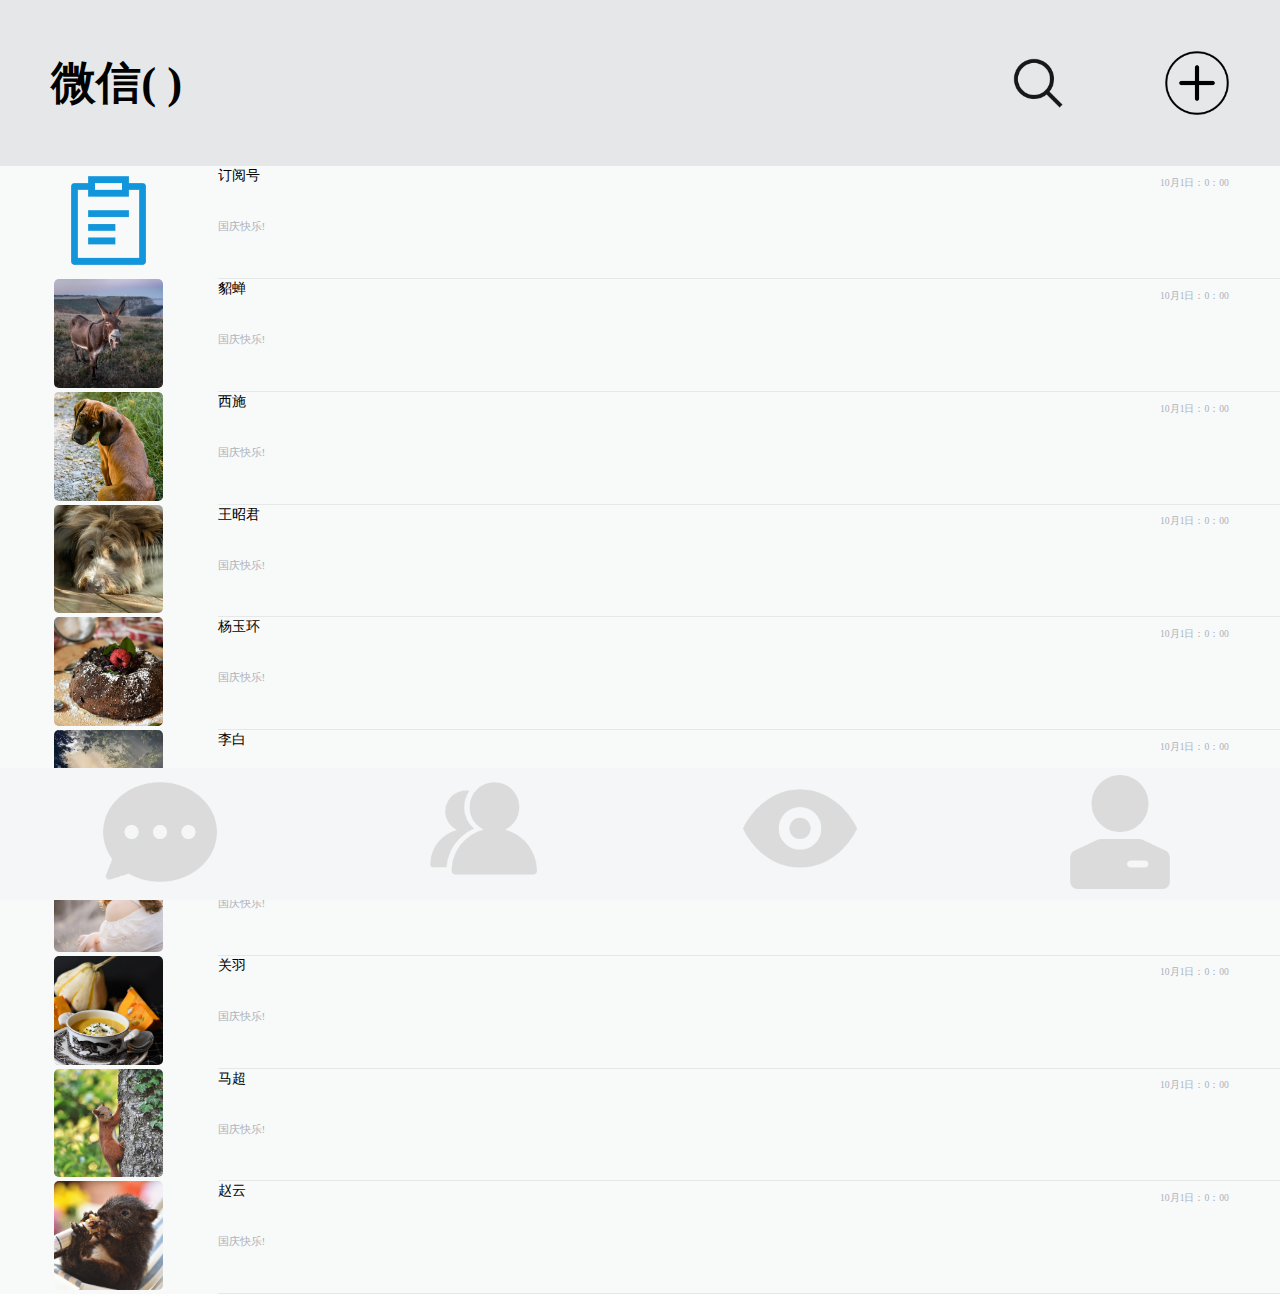
<file: project/src/html/index.html>
<!DOCTYPE html>
<html>
<head>
	<link rel="stylesheet" type="text/css" href="../css/index.css">
	<meta name="viewport" content="width=device-width,initial-scale=1" />
	<title>聊天列表页</title>
</head>
<body>
	<div id="header">
		  <p id="name">微信( )</p>
  	  <img id="se" src="../img/search.png">
  	  <img id="mo" src="../img/more.png">
  </div>
  <div id="container">
  	<div class="tablerow">
  		<div class="cell1">
  			<img src="../img/d1.png">
  		</div>
  		<div class="cell2">
  		  <p class="who">订阅号</p>
  		  <p class="time">10月1日：0：00</p>
        <p class="message">国庆快乐!</p>
  		</div>
  	</div>
  	<div class="tablerow">
      <div class="cell1">
      	<img src="../img/a1.jpg">
      </div>
      <div class="cell2">
      	<p class="who">貂蝉</p>
      	<p class="time">10月1日：0：00</p>
        <p class="message">国庆快乐!</p>
      </div>
  	</div>
  	<div class="tablerow">
      <div class="cell1">
      	<img src="../img/a2.jpg">
      </div>
      <div class="cell2">
      	<p class="who">西施</p>
  		  <p class="time">10月1日：0：00</p>
        <p class="message">国庆快乐!</p>
      </div>
  	</div>
  	<div class="tablerow">
      <div class="cell1">
      	<img src="../img/a3.jpg">
      </div>
      <div class="cell2">
      	<p class="who">王昭君</p>
  		  <p class="time">10月1日：0：00</p>
        <p class="message">国庆快乐!</p>
      </div>
  	</div>
  	<div class="tablerow">
      <div class="cell1">
      	<img src="../img/a4.jpg">
      </div>
      <div class="cell2">
      	<p class="who">杨玉环</p>
  		  <p class="time">10月1日：0：00</p>
        <p class="message">国庆快乐!</p>
      </div>
  	</div>
  	<div class="tablerow">
      <div class="cell1">
      	<img src="../img/a5.jpg">
      </div>
      <div class="cell2">
      	<p class="who">李白</p>
  		  <p class="time">10月1日：0：00</p>
        <p class="message">国庆快乐!</p>
      </div>
  	</div>
  	<div class="tablerow">
      <div class="cell1">
      	<img src="../img/a6.jpg">
      </div>
      <div class="cell2">
      	<p class="who">兰陵王</p>
  		  <p class="time">10月1日：0：00</p>
        <p class="message">国庆快乐!</p>
      </div>
  	</div>
  	<div class="tablerow">
      <div class="cell1">
      	<img src="../img/a7.jpg">
      </div>
      <div class="cell2">
      	<p class="who">关羽</p>
  		  <p class="time">10月1日：0：00</p>
        <p class="message">国庆快乐!</p>
      </div>
  	</div>
  	<div class="tablerow">
      <div class="cell1">
      	<img src="../img/a8.jpg">
      </div>
      <div class="cell2">
      	<p class="who">马超</p>
  		  <p class="time">10月1日：0：00</p>
        <p class="message">国庆快乐!</p>
      </div>
  	</div>
  	<div class="tablerow">
      <div class="cell1">
      	<img src="../img/a9.jpg">
      </div>
      <div class="cell2">
      	<p class="who">赵云</p>
  		  <p class="time">10月1日：0：00</p>
        <p class="message">国庆快乐!</p>
      </div>
  	</div>  	  	  	  	  	  	  	
  </div>
  <div id="footer">
  	<div class="ftable">
  		<div class="ftablerow">
  			<div class="ftablecell">
  				<img src="..\img\chat.png">
  			</div>
  			<div class="ftablecell">
  				<img src="..\img\friends.png">
  			</div>
  			<div class="ftablecell">
  				<img src="..\img\eye.png">
  			</div>
  			<div class="ftablecell">
  				<img src="..\img\manager.png">
  			</div>
  		</div>
  	</div>
  </div>
</div>
</body>
</html>
</file>
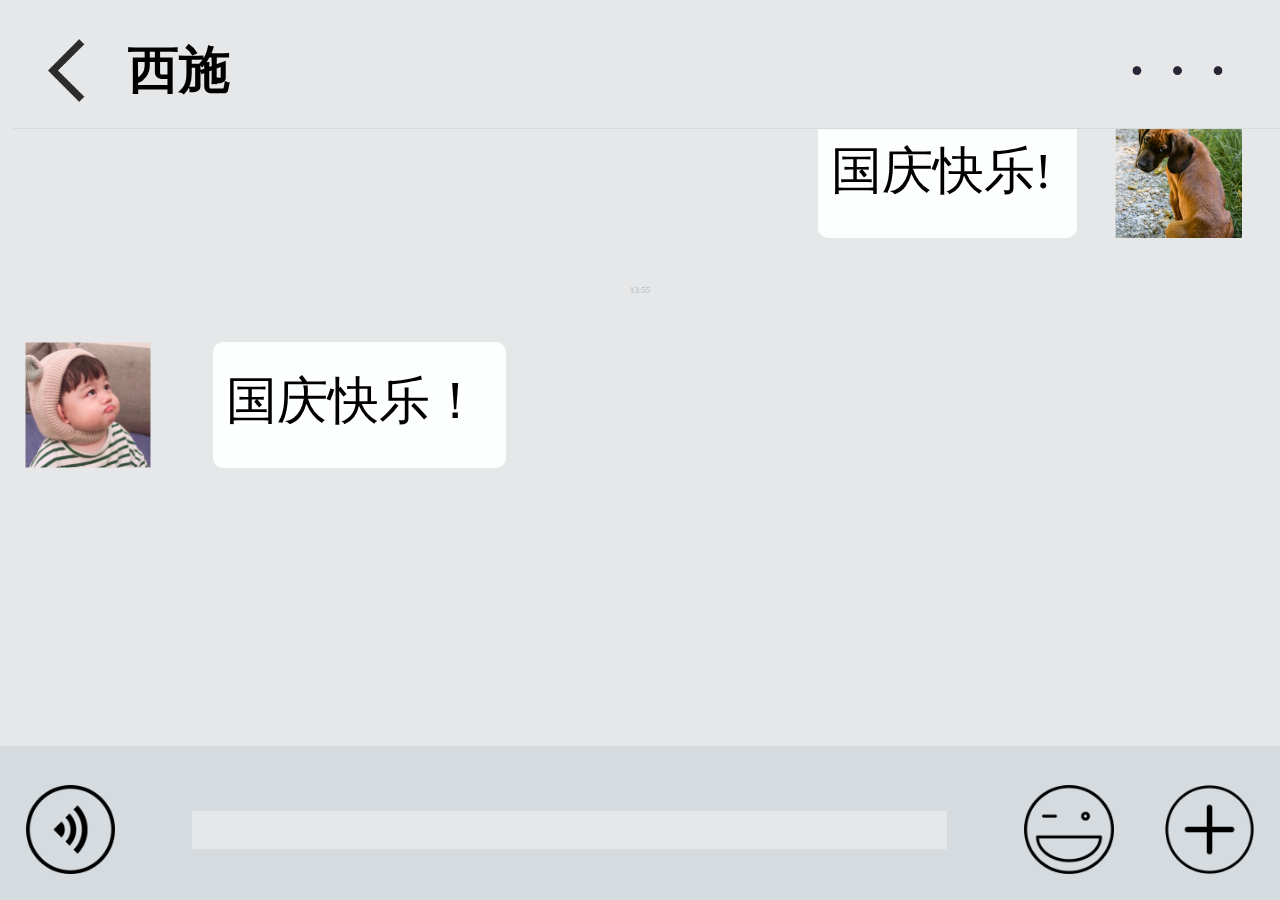
<file: project/src/html/chat.html>
<!DOCTYPE html>
<html>
<head>
  <link rel="stylesheet" type="text/css" href="../css/chat.css">
  <meta name="viewport" content="width=device-width, initial-scale=1" />
  <title>聊天界面</title>
</head>
<body>
  <header>
    <img id="left" src="../img/al.png">
    <p id="left2" class="name">西施</p>
    <img  id="right" src="../img/更多.png">
  </header>
  <div class="container">
    <div class="message mess">
      <img class="avatar" src="../img/avatar1.jpg">
      <p class="content">国庆快乐！</p>
    </div>
    <p class="time">13:55</p>
    <div class="message2 mess">
      <img class="avatar2" src="../img/avatar2.jpg">
      <p class="content">国庆快乐!</p>
    </div>
    <p class="time">12:42</p>
  </div>
  <footer>
    <img class="ft" src="../img/语音.png">
    <input type="text" name="say" id="put">
    <img class="ft" src="../img/表情.png">
    <img class="ft" src="../img/more.png">
  </footer>
<script type="text/javascript" src="../js/chat.js">
</script>
</body>
</html>
</file>
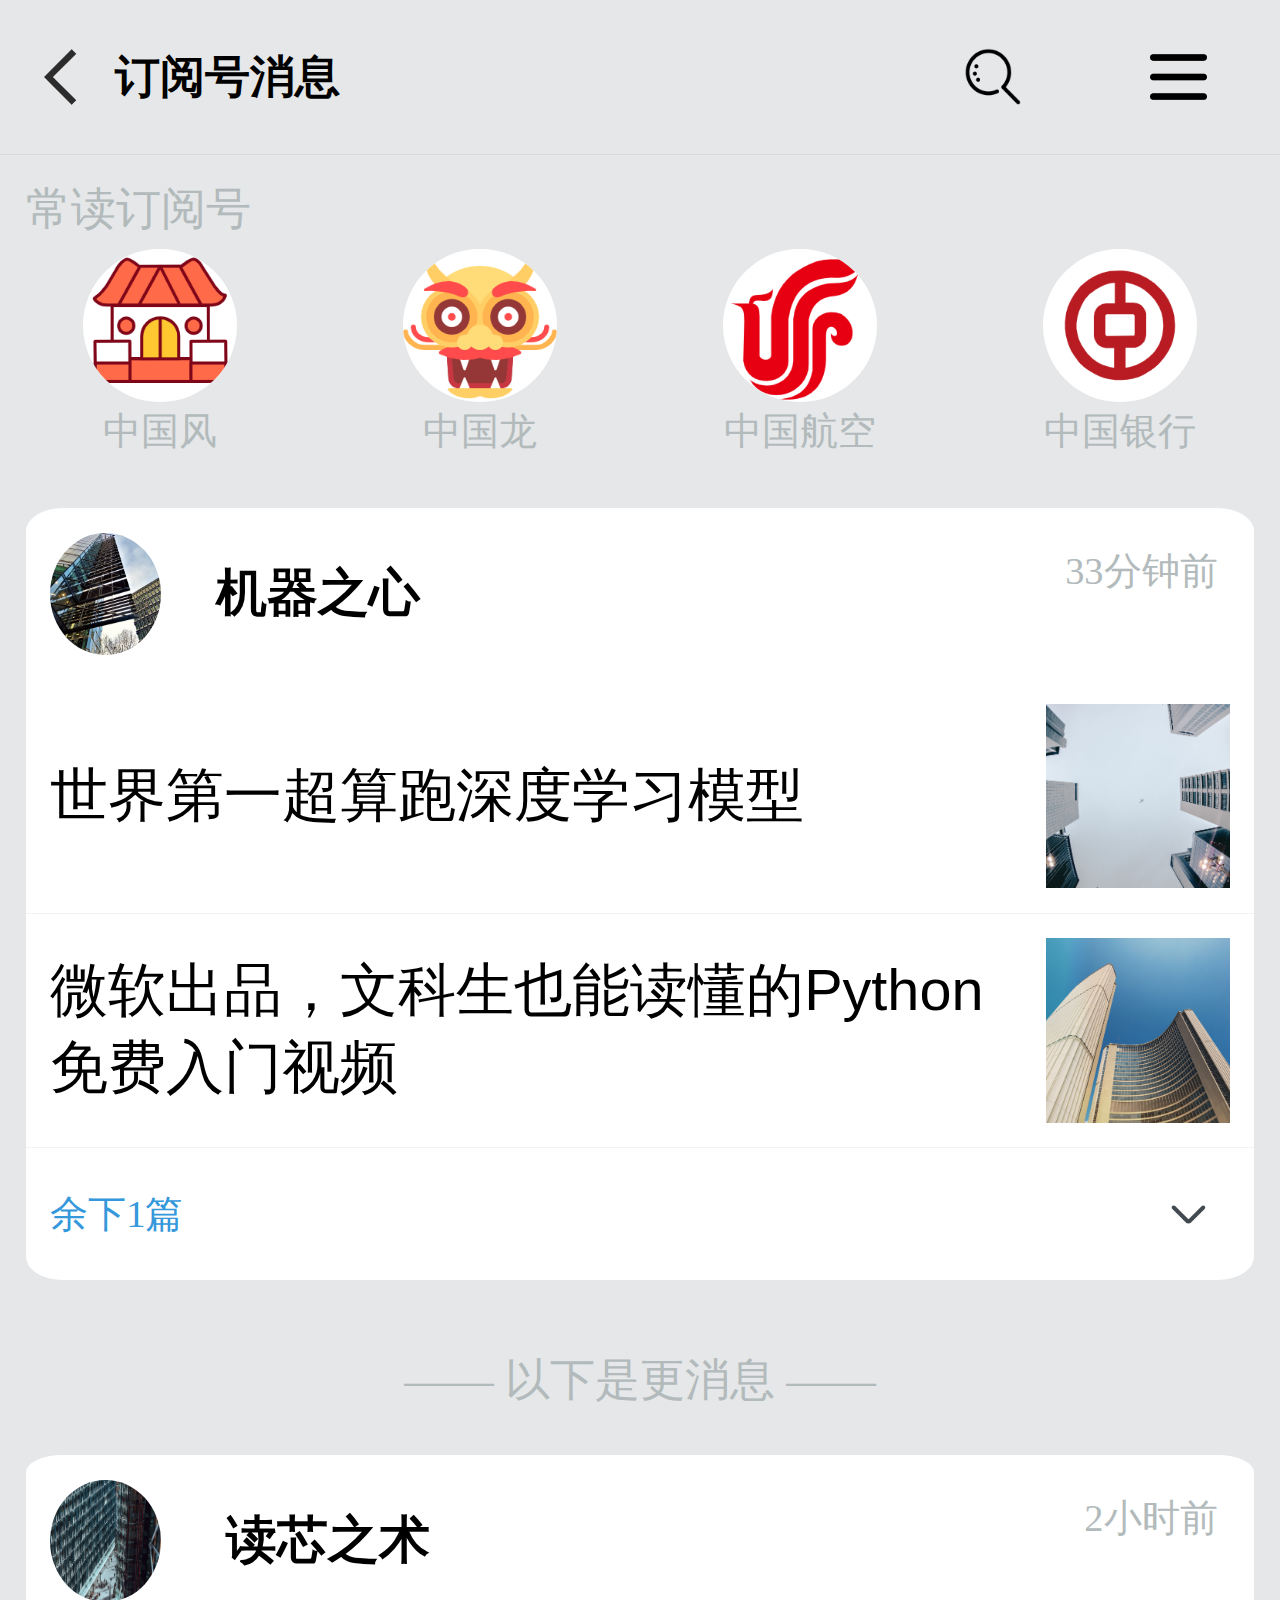
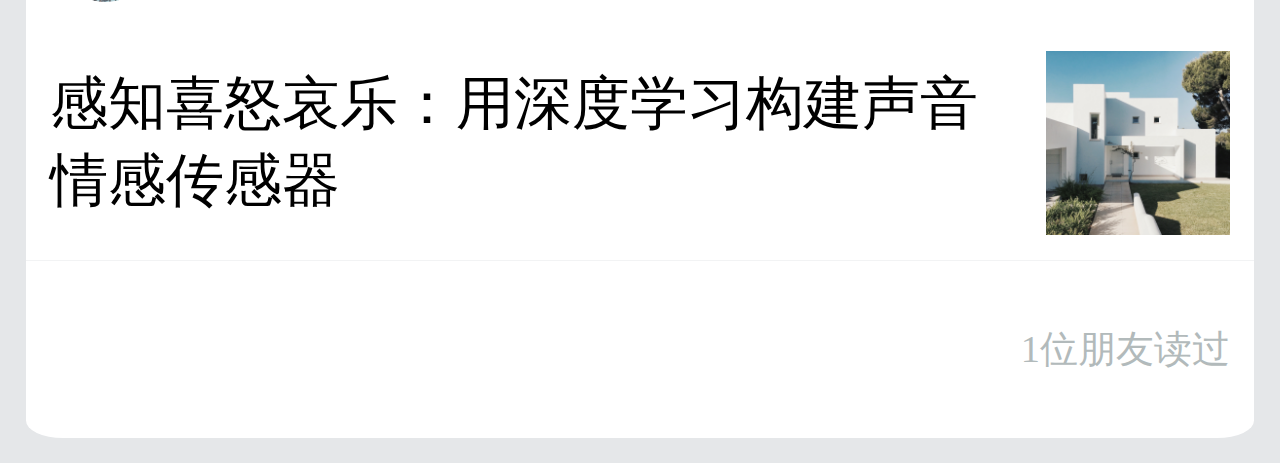
<file: project/src/html/dyue.html>
<!DOCTYPE html>
<html>
<head>
  <link rel="stylesheet" type="text/css" href="../css/dyue.css">
  <title>
    订阅号界面
  </title>
  <meta name="viewport" content="width=device-width, initial-scale=1" />
</head>
<body>
  <header>
    <img src="..\img\al.png" class="hp">
    <p>订阅号消息</p>
    <img src="..\img\搜索.png" class="search">
    <img src="..\img\列表.png" class="list">
  </header>
  <div class="container">
    <p id="header">常读订阅号</p>
    <div class="wrapper">
      <div class="section">
        <span>
          <img src="../img/中国风.png" class="d">
          <p class="na">中国风</p>
        </span>
        <span>
          <img src="../img/中国龙.png" class="d">
          <p class="na">中国龙</p>
        </span>
        <span>
          <img src="../img/中航.png" class="d">
          <p class="na">中国航空</p>
        </span>
        <span>
          <img src="../img/中行.png" class="d">
          <p class="na">中国银行</p>
        </span>
        <span>
          <img src="../img/科技.png" class="d">
          <p class="na">科技兴国</p>
        </span>
        <span>
          <img src="../img/十二生肖.png" class="d">
          <p class="na">十二生肖</p>
        </span>
      </div>
    </div>
    <div class="section2">
      <div class="message1">
        <img src="../img/d1.jpg" class="front">
        <p class="call">机器之心</p>
        <p class="time">33分钟前</p>
      </div>
      <div class="message2">
        <p class="intro">世界第一超算跑深度学习模型</p>
        <img src="../img/d2.jpg" class="behind">
      </div>
      <div class="message2">
        <p class="intro">微软出品，文科生也能读懂的Python免费入门视频</p>
        <img src="../img/d3.jpg" class="behind">
      </div>
      <div class="message3">
        <p class="more">余下1篇</p>
        <img src="../img/箭头.png" class="underarrow">
      </div>
    </div>
    <div class="section3">
      <p class="separate">——  以下是更消息  ——</p>
    </div>
  <div class="section2">
    <div class="message1">
      <img src="../img/d4.jpg" class="front">
      <p class="call">读芯之术</p>
      <p class="time">2小时前</p>
    </div>
    <div class="message2">
      <p class="intro">感知喜怒哀乐：用深度学习构建声音情感传感器</p>
      <img src="../img/d5.jpg" class="behind">
    </div>
    <div class="message4">
      <p class="friend">1位朋友读过</p>
    </div>
  </div>
  </div>
  <script type="text/javascript" src="../js/dyue.js">
  </script>
</body>
</html>
</file>
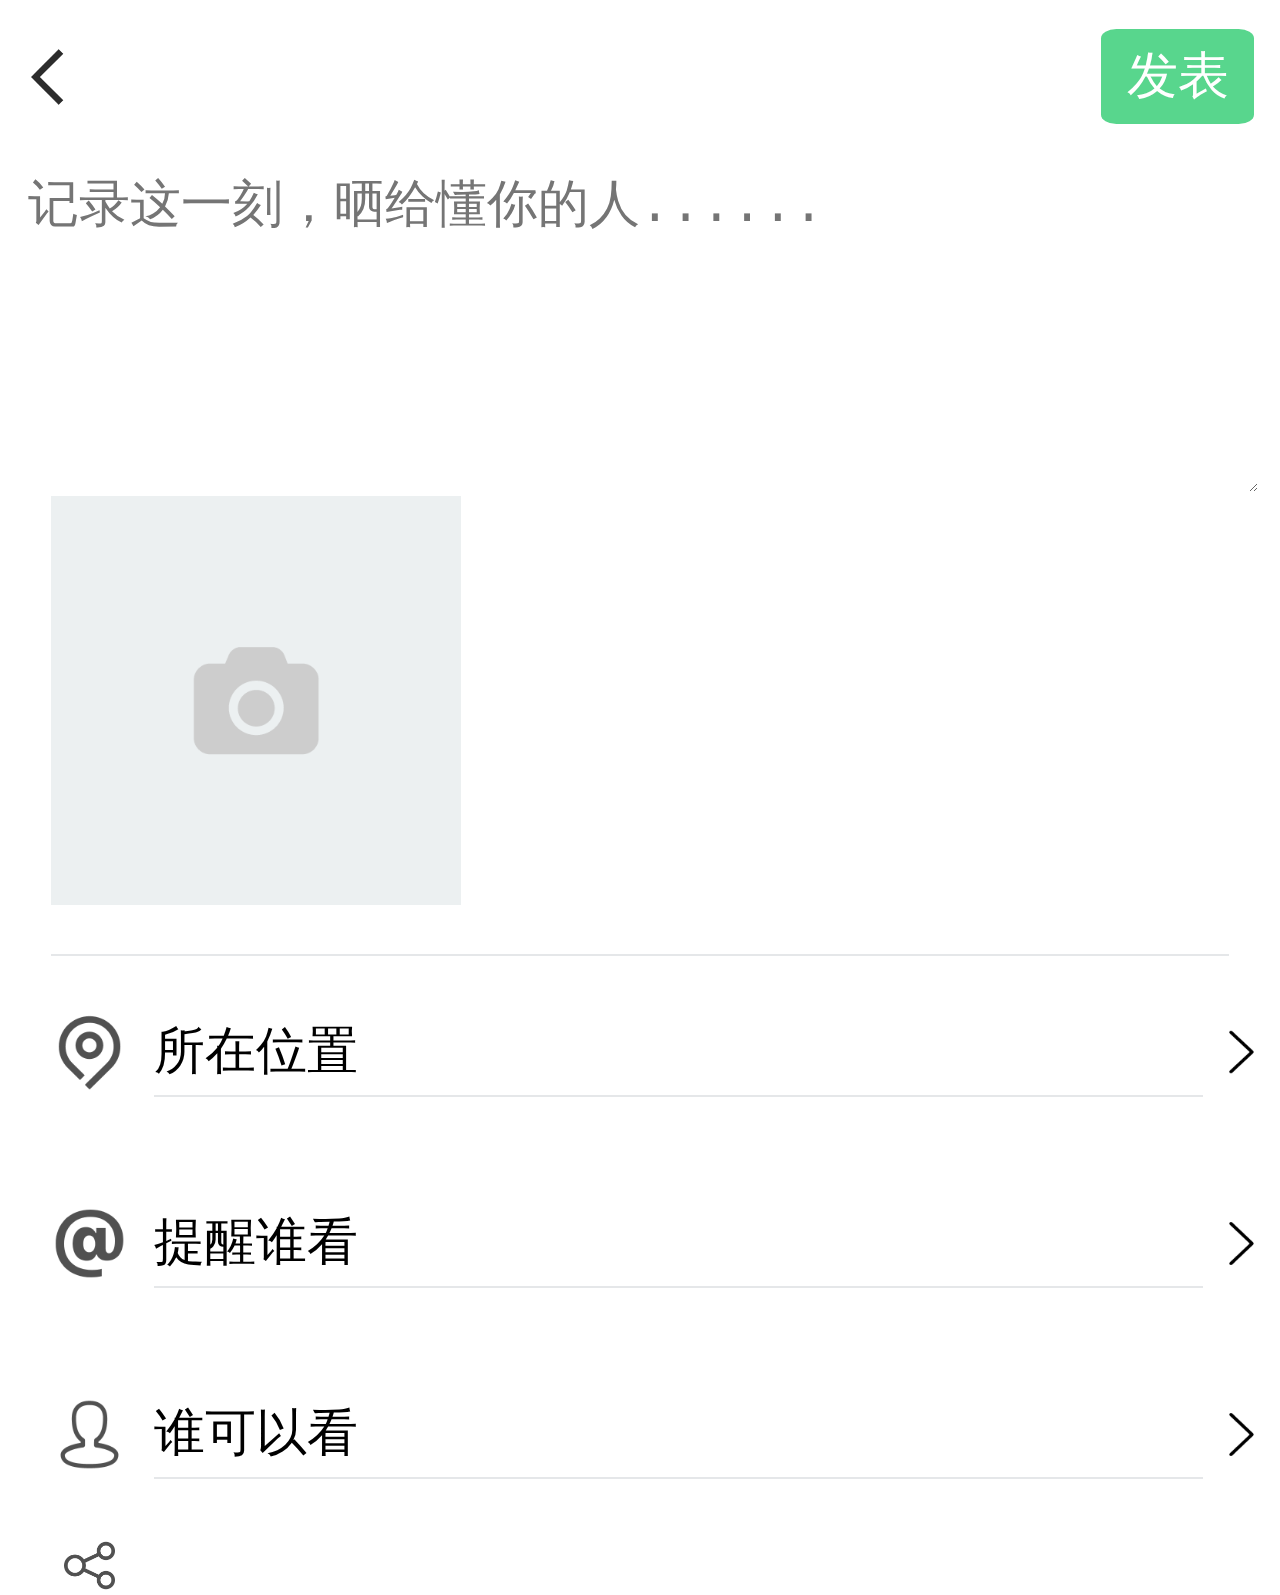
<file: project/src/html/fbupengyq.html>
<!DOCTYPE html>
<html>
<head>
  <title>
    发布朋友圈
  </title>
  <link rel="stylesheet" type="text/css" href="../css/fbupengyq.css">
  <meta name="viewport" content="width=device-width, initial-scale=1" />
</head>
<body>
  <header>
    <img src="../img/al.png" id="back">
    <button id="submit">发表</button>
  </header>
    <textarea placeholder="记录这一刻，晒给懂你的人......" name="content" id="text"></textarea>
  <section>
    <div id="pho">
      <img src="../img/picture.png" id="photo">
    </div>
    <div class="setting">
      <img src="../img/location.png" id="location" class="picture">
      <p class="content">所在位置</p>
      <img src="../img/rarrow.png" class="behind">
    </div>
    <div class="setting">
      <img src="../img/at.png" id="at" class="picture">
      <p class="content">提醒谁看</p>
      <img src="../img/rarrow.png" class="behind">
    </div>
    <div class="setting">
      <img src="../img/people.png" id="people" class="picture">
      <p class="content">谁可以看</p>
      <img src="../img/rarrow.png" class="behind">
    </div>
    <img src="../img/share.png" id="share">
  </section>
  <script type="text/javascript" src="../js/fbupengyq.js"></script>
</body>
</html>
</file>
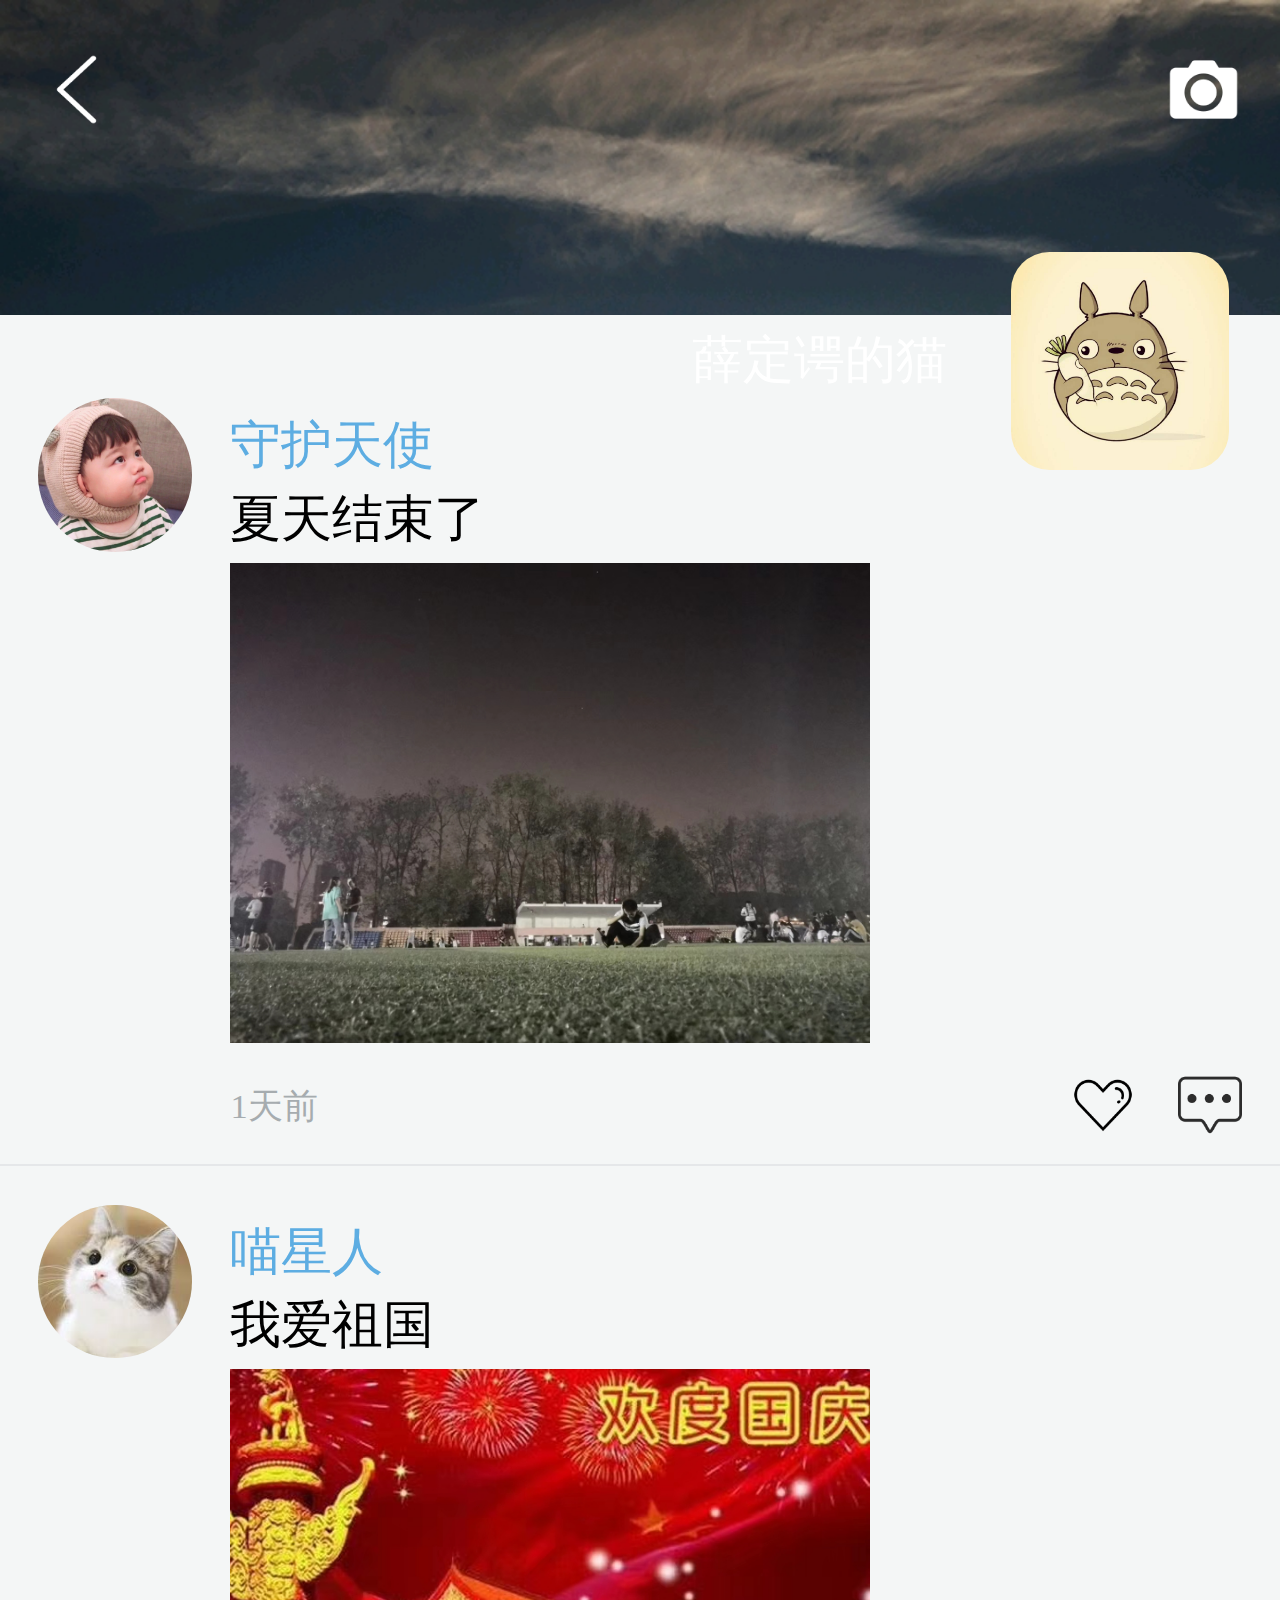
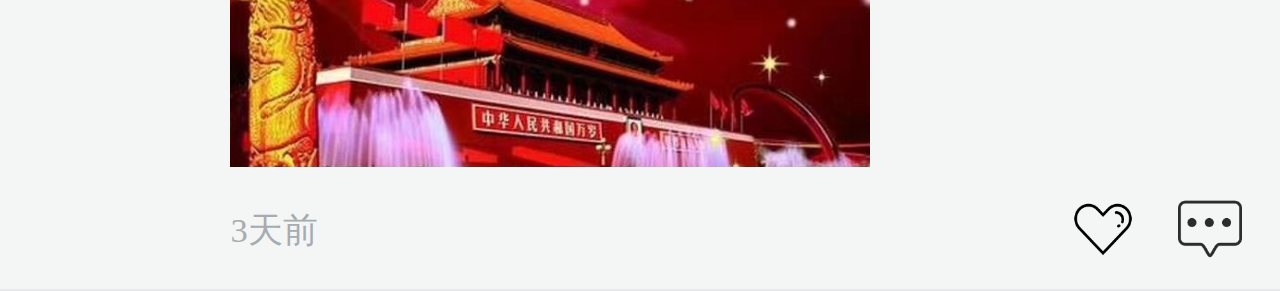
<file: project/src/html/pyouquanzs.html>
<!DOCTYPE html>
<html>
<head>
  <meta name="viewport" content="width=device-width, initial-scale=1" />
  <title>朋友圈展示页</title>
  <link rel="stylesheet" type="text/css" href="../css/pyouquanzs.css">
</head>
<body>
  <header>
    <div id="top">
      <img src="../img/back.png" id="back">
      <img src="../img/camera.png" id="camera">
    </div>
  </header>
  <aside>
    <p id="name">薛定谔的猫</p>
    <img src="../img/avatar.jpg" id="avatar">
  </aside>
  <section>
    <div class="message">
      <img src="../img/avatar1.jpg" class="avatar2">
      <span class="right">
        <p class="nickname">守护天使</p>
        <p class="content">夏天结束了</p>
        <img src="../img/endsummer.jpg" class="picture">
        <div class="bottom">
          <p class="time">1天前</p>
          <span>
            <img src="../img/like.png" class="comment">
            <img src="../img/comment.png" class="like">
          </span>
        </div>
      </span>
    </div>
    <div class="message">
      <img src="../img/喵星人.jpg" class="avatar2">
      <span class="right">
        <p class="nickname">喵星人</p>
        <p class="content">我爱祖国</p>
        <img src="../img/china.jpg" class="picture">
        <div class="bottom">
          <p class="time">3天前</p>
          <span>
            <img src="../img/like.png" class="comment">
            <img src="../img/comment.png" class="like">
          </span>
        </div>
      </span>
    </div>
  </section>
  <script type="text/javascript" src="../js/pyouquan.js"></script>
</body>
</html>
</file>
<file: project/src/css/index.css>
body{
  width: 100%;
  height: 100%;
  margin: 0px;
  padding: 0px;
  background-color: #F8F9F9;
}

html{
  height: 100%;
  width: 100%;
}

#header{
  display: flex;
  justify-content: space-between;
  background-color: #E5E7E9;
  padding: 4vw;
}

#name{
  font-size: 3.5vw;
  font-weight: bold;
  margin: auto 0;
}

#se{
  width: 5vw;
  margin-left: 57vw;
}

#mo{
  width: 5vw;
}


#container{
  clear: left;
  display: table;
  background-color: #F8F9F9;
  flex: 1 0 auto;
}

.tablerow{
  display: table-row;
}

.cell1{
  display: table-cell;
  width: 17%;
  vertical-align: middle;
  text-align: center;
}

.cell1>img{
  width: 50%;
  border-radius: 5px;
}

.cell2{
  display: table-cell;
  vertical-align: top;
  border-bottom: 0.1px solid #E5E7E9;
}

.who{
  display: inline;
  width: 30%;
  font-size: 90%;
  margin: 0;
  padding: 0%;
}

.time{
  float: right;
  margin: 1% 4vw 0 0;
  padding: 0;
  font-size: 60%;
  color: #ABB2B9;
}

.message{
  color: #ABB2B9;
  font-size: 70%;
  margin: 3.2% 0;
}

.ftable{
  width: 100%;
  position: fixed;
  bottom: 0;
  background-color: #F4F6F7;
  height: 7vh;
  display: table;
  vertical-align: middle;
}

.ftablerow{
  width: 100%;
  height: 100%;
  display: table-row;
}

.ftablecell{
  width: 25%;
  vertical-align: middle;
  text-align: center;
  display: table-cell;
}

.ftablecell>img{
  width: 40%;
}
</file>
<file: project/src/css/chat.css>
html{
  height: 100%;
  width: 100%;
}

body{
  position: relative;
  background: #E5E7E9;
  height: 100%;
  width: 100%;
  margin: 0px;
  padding: 0px;
}

header{
  position: fixed;
  width: 100%;
  display: flex;
  align-items: center;
  background-color: #E5E7E9;
  margin: 1% 1%;
  border-bottom: 0.5px solid #D5DBDB;
}

header:after{
  content: '';
  clear: both;
  display: block;
}

#left{
  width: 9%;
}

#left2{
  vertical-align: middle;
  margin: auto 0;
  width: 15%;
  font-weight: bold;
}

#right{
  margin-left: 63%; 
  width: 8%;
}

.name{
  margin: 0;
  padding: 0;
  font-size: 4vw;
}

.container{
  padding: 5vh 0; 
  height: 90%;
  background-color: #E5E7E9;
  display: flex;
  justify-content: flex-end;
  flex-direction: column-reverse;
}

.time{
  font-size: 0.7vw;
  color: #B2BABB;
  text-align: center;
}

div.message,.message2{
  margin: 2% 1%;
  display: flex;
}

div.message2{
  margin-right: 0;
  justify-content: flex-end;
}

.avatar, .avatar2{
  width: 10%;
  margin-right: 4%;
  padding: 1% 1%;
  border-radius: 10px;
}

.avatar2{
  order: 1;
  margin-right: 2%;

}

.content{
  background-color: #FDFEFE;
  font-size: 4vw;
  margin: 1% 2% 1% 0;
  padding: 2.0% 2% 0 1%;
  border-radius: 10px;
  text-align: center;
}

footer{
  position: fixed;
  bottom: 0;
  width: 100%;
  display: flex;
  background-color: #D6DBDF;
  justify-content: space-between;
  align-items: center;
}

.ft{
  margin: 3% 2% 2% 2%;
  width: 7%;
}

footer>input{
  margin: 3% 4% 2% 4%;
  border: none;
  background-color: #E5E7E9;
  height: 4vh;
  width: 60vw;
}
</file>
<file: project/src/css/dyue.css>
html{
	height: 100%;
	width: 100%;
}

body{
	height: 100%;
	width: 100%;
	position: relative;
	margin: 0;
	padding: 0;
	background: #E5E7E9;
}

header{
	position: fixed;
	display: flex;
	width: 100vw;
	padding: 2vw 1vw;  
	align-items: center;
	background-color: #E5E7E9;
	border-bottom: 0.5px solid #D5DBDB;
}

.hp{
	width: 8vw;
	height: 8vw;
	margin: auto 0;
}

header>p{
	font-weight: bold;
	margin: auto 0;
	font-size: 3.5vw;

}

.search{
	margin-left: 48vw;
	width: 6vw;
	height: 6vw;
 
}

.list{
	margin-left: 8vw;
	width: 7vw;
	height: 8vw;
}

#header{
	color: #B2BABB;
	font-size: 3.5vw;
	margin: 14vw 0 0vw 2vw;
}

.container{
	display: flex;
	flex-direction: column;
}

.wrapper{
	width: 100%;
	height: 21vw;
	overflow: hidden;
	display: flex;
	margin: 0% 0%;
	align-items: center;
}

.section{
	margin-top: 4vh;
	display: flex;
	overflow-x: auto;
}

.d{
	flex: none;
	margin: 0 6.5vw 0 6.5vw;
	background-color: white;
	width: 12vw;
	height: 12vw;
	border-radius: 50%;

}

.na{
	text-align: center;
	margin: auto;
	color: #B2BABB;
	width: 12vw;
	height: 10vw;
	font-size: 3vw;
}

.section2{
	display: flex;
	flex-direction: column;
	margin: 0 2% 2%;
	background-color: white;
	border-radius: 3%;
}

.message1{
	display: flex;
	justify-content: space-between;
}

.front{
	margin: 2%;
	width: 9%;
	border-radius: 50%;
}

.call{
	font-size: 4vw;
	font-weight: bold;

}

.time{
	font-size: 3vw;
	margin-left: 50%;
	margin-right: 3%;
	color: #B2BABB;
}

.message2{
	display: flex;
	justify-content: space-between;
	border-bottom: 0.5px solid #F2F3F4;
}

.intro{
	font-family: sans-serif;
	font-size: 4.5vw;
	text-align: left;
	height: 100%;
	margin: auto 2%;
}

.behind{
	width: 15%;
	margin: 2%;
}

.message3,.message4{
	display: flex;
	justify-content: space-between;
	margin: 2%;
}

.message4{
	justify-content: flex-end;
}

.more{
	font-size: 3vw;
	color: #3498DB;
	margin: auto 0;
}

.underarrow{
	margin: 1%;
	width: 5%;
}

.section3{
	height: 15%;

}

.separate{
	text-align: center;
	font-size: 3.5vw;
	color: #B2BABB;
}

.friend{
	font-size: 3vw;
	text-align: right;
	color: #B2BABB;
}
</file>
<file: project/src/css/fbupengyq.css>
html{
  height: 100%;
  width: 100%;
}

body{
  height: 100%;
  width: 100%;
  margin: 0;
  position: absolute;
}

header{
  margin: 2vw 2vw 1vw 0; 
  display: flex;
  justify-content: space-between;
  align-items: center;
}

#back{
  width: 8vw;
}

button{
  width: 12vw;
  font-size: 4vw;
  background-color: #58D68D;
  border: none;
  color: white;
  border-radius: 10%;
  padding: 1vw 2vw;
}

textarea{
  margin-left: 2vw;
  margin-top: 3vh;
  width: 96vw;
  height: 25vw;
  border: none;
  font-size: 4vw;
}

#photo{
  padding: 10vw;
  width: 12vw;
  background-color: #ECF0F1;
  margin-bottom: 5vh;
}

#pho{
  border-bottom: 0.2vw solid #E5E7E9;
  margin: 0 4vw 0 4vw;
}

.setting{
  display: flex;
  align-items: center;
  margin-left: 4vw;
}

.picture{
  width: 6vw;
  margin-right: 2vw;
}

.content{
  font-size: 4vw;
  border-bottom: 0.2vw solid #E5E7E9;
  flex-grow: 1;
  padding: 1vh 0;

}

.behind{
  width: 6vw;
}

#who{
  color: #AAB7B8;
  font-size: 3vw;
}

#share{
  width: 4vw;
  margin-top: 1vh;
  margin-left: 5vw;
}
</file>
<file: project/src/css/pyouquanzs.css>
html{
  height: 100%;
  width: 100%;
}

body{
  position: absolute;
  height: 100%;
  width: 100%;
  margin: 0;
  padding: 0;
  background-color: #F4F6F6;
}

#back{
  width: 6vw;
  margin: 4vw 0 0 3vw; 
}

#camera{
  width: 6vw;
  margin: 4vw 3vw 0 0; 
}

#top{
  display: flex;
  position: fixed;
  justify-content: space-between;
  width: 100vw;
}

header{
  height: 35vh;
  background-image: url(../img/headback.jpg);
  background-size: cover;
}

aside{
  display: flex;
  position: absolute;
  justify-content: flex-end;
  top: 28vh;
  right: 4vw;
}

#name{
  margin: auto 5vw;
  color: white;
  font-size: 4vw;
}

#avatar{
  border-radius: 3vw;
  width: 17vw;
  height: 17vw;
}

section{
  margin-top: 5vh;
}

.avatar2{
  border-radius: 50%;
  width: 12vw;
  height: 12vw;
  margin: 3vw;
}

.right{
  flex-grow: 1;
}

.nickname{
  font-size: 4vw;
  color: #5DADE2;
  margin-bottom: 0.5vh;
}

.content{
  margin: 0 0 2vh;
  font-size: 4vw;
  margin-bottom: 1vh;
}

.picture{
  width: 50vw;
}

.time{
  font-size: 2.7vw;
  color: #A6ACAF;
}

.comment{
  width: 5vw;
  height: 5vw;
  margin-right: 3vw;
}

.like{
  width: 5vw;
  height: 5vw;
  margin-right: 3vw;
}

.bottom{
  display: flex;
  justify-content: space-between;
  align-items: center;
  margin-top: 0.3vh;
}

.message{
  display: flex;
  border-bottom: 0.2vw solid #E5E7E9;
}

.button{
  text-align: center;
  font-size: 3.4vw;
  color: #5DADE2;
}
</file>
